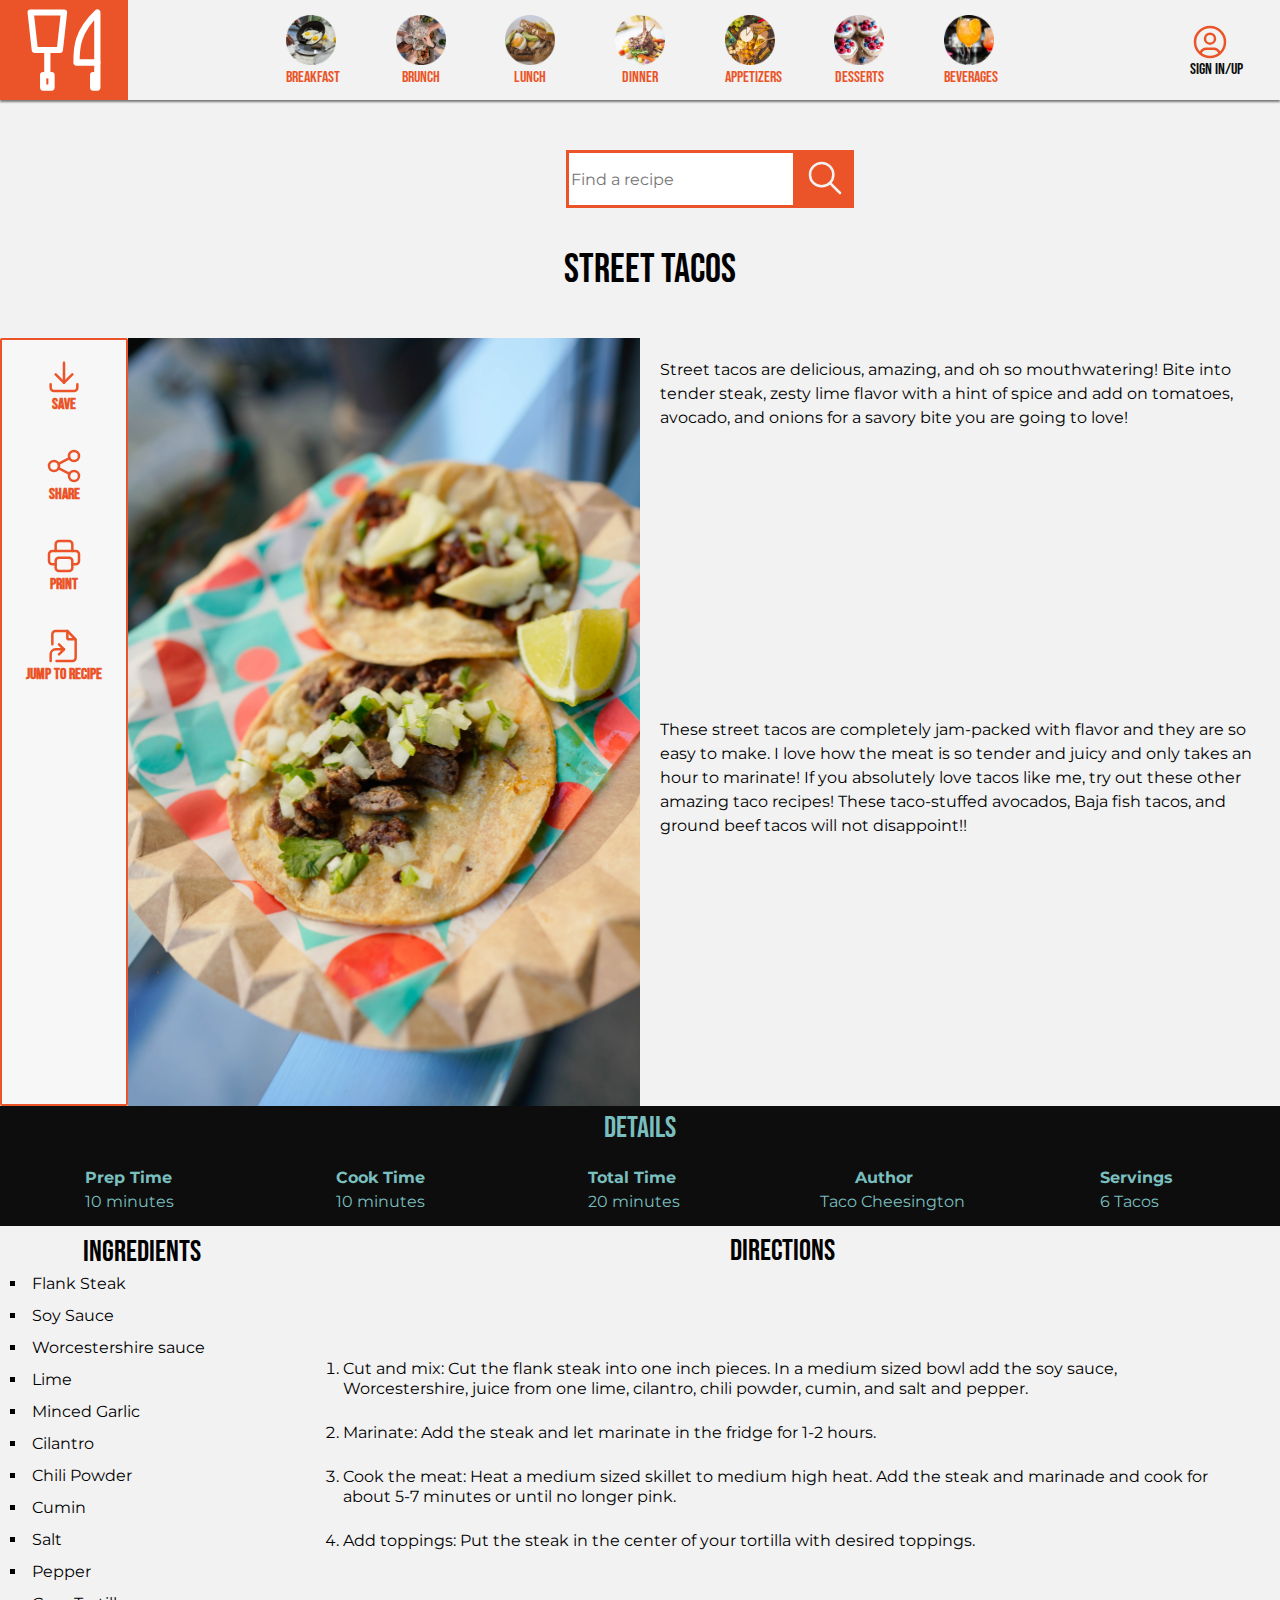
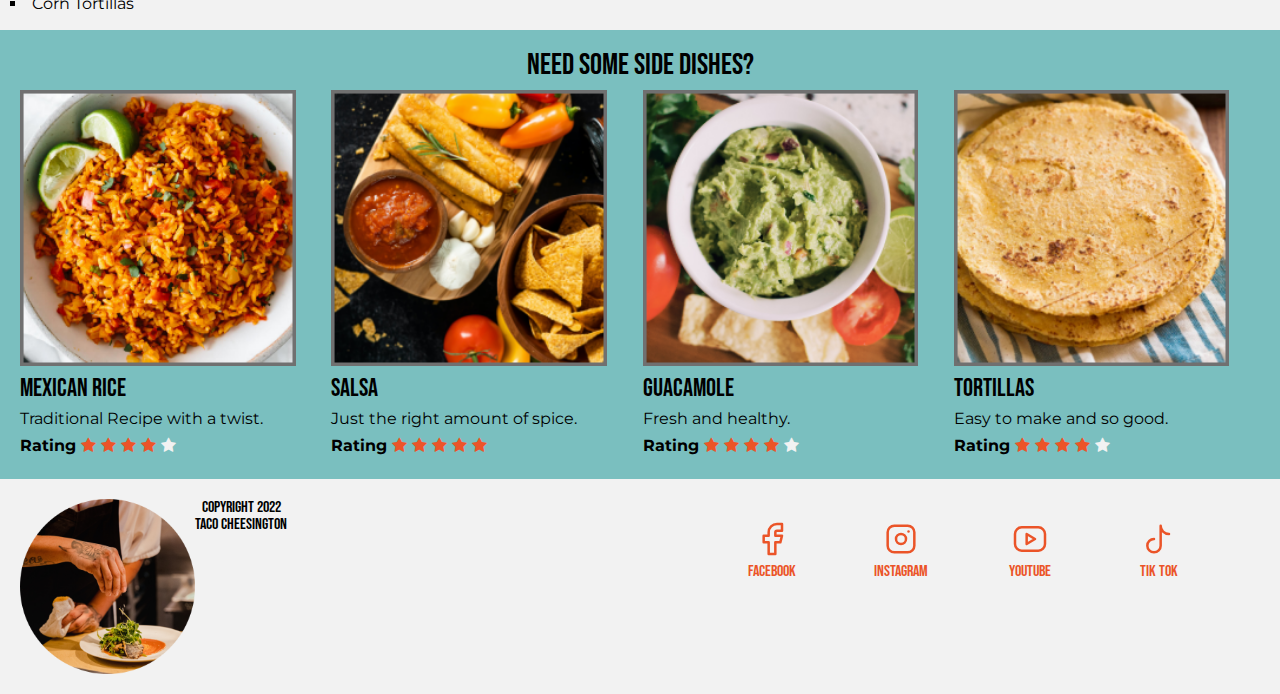
<file: index.html>
<!DOCTYPE html>
<html lang="en-US">

<head>
    <meta charset="UTF-8">
    <meta http-equiv="X-UA-Compatible" content="IE=edge">
    <meta name="viewport" content="width=device-width, initial-scale=1.0">
    <title>Good Eats- Street Tacos</title>
    <link rel="stylesheet" href="styles.css">
    <link rel="stylesheet" href="https://cdnjs.cloudflare.com/ajax/libs/font-awesome/4.7.0/css/font-awesome.min.css">
</head>

<body>
    <header class="header">
        <h1>Street Tacos</h1>
        <menu>
            <li><a href="#"><svg xmlns="http://www.w3.org/2000/svg" class="icon icon-tabler icon-tabler-download"
                        width="40" height="40" viewBox="0 0 24 24" stroke-width="1.5" stroke="#EB5428" fill="none"
                        stroke-linecap="round" stroke-linejoin="round">
                        <path stroke="none" d="M0 0h24v24H0z" fill="none" />
                        <path d="M4 17v2a2 2 0 0 0 2 2h12a2 2 0 0 0 2 -2v-2" />
                        <polyline points="7 11 12 16 17 11" />
                        <line x1="12" y1="4" x2="12" y2="16" />
                    </svg>Save</a>
            </li>
            <li>
                <a href="#"><svg xmlns="http://www.w3.org/2000/svg" class="icon icon-tabler icon-tabler-share"
                        width="40" height="40" viewBox="0 0 24 24" stroke-width="1.5" stroke="#EB5428" fill="none"
                        stroke-linecap="round" stroke-linejoin="round">
                        <path stroke="none" d="M0 0h24v24H0z" fill="none" />
                        <circle cx="6" cy="12" r="3" />
                        <circle cx="18" cy="6" r="3" />
                        <circle cx="18" cy="18" r="3" />
                        <line x1="8.7" y1="10.7" x2="15.3" y2="7.3" />
                        <line x1="8.7" y1="13.3" x2="15.3" y2="16.7" />
                    </svg>
                    Share</a>
            </li>
            <li>
                <a href="#" onclick="window.print();"><svg xmlns="http://www.w3.org/2000/svg" class="icon icon-tabler icon-tabler-printer"
                        width="40" height="40" viewBox="0 0 24 24" stroke-width="1.5" stroke="#EB5428" fill="none"
                        stroke-linecap="round" stroke-linejoin="round">
                        <path stroke="none" d="M0 0h24v24H0z" fill="none" />
                        <path d="M17 17h2a2 2 0 0 0 2 -2v-4a2 2 0 0 0 -2 -2h-14a2 2 0 0 0 -2 2v4a2 2 0 0 0 2 2h2" />
                        <path d="M17 9v-4a2 2 0 0 0 -2 -2h-6a2 2 0 0 0 -2 2v4" />
                        <rect x="7" y="13" width="10" height="8" rx="2" />
                    </svg>
                    Print</a>
            </li>
            <li>
                <a href="#"><svg xmlns="http://www.w3.org/2000/svg" class="icon icon-tabler icon-tabler-file-symlink"
                        width="40" height="40" viewBox="0 0 24 24" stroke-width="1.5" stroke="#EB5428" fill="none"
                        stroke-linecap="round" stroke-linejoin="round">
                        <path stroke="none" d="M0 0h24v24H0z" fill="none" />
                        <path d="M4 21v-4a3 3 0 0 1 3 -3h5" />
                        <path d="M9 17l3 -3l-3 -3" />
                        <path d="M14 3v4a1 1 0 0 0 1 1h3" />
                        <path d="M5 11v-6a2 2 0 0 1 2 -2h7l5 5v11a2 2 0 0 1 -2 2h-9.5" />
                    </svg>
                    Jump to Recipe</a>
            </li>
        </menu>
        <img src="images/street-tacos.png" alt="Street Tacos">
        <p>
            Street tacos are delicious, amazing, and oh so mouthwatering! Bite into tender steak, zesty lime flavor
            with a hint of spice and add on tomatoes, avocado, and onions for a savory bite you are going to love!
        </p>
        <p>
            These street tacos are completely jam-packed with flavor and they are so easy to make. I love how the
            meat is so tender and juicy and only takes an hour to marinate! If you absolutely love tacos like me,
            try out these other amazing taco recipes! These taco-stuffed avocados, Baja fish tacos, and ground beef
            tacos will not disappoint!!
        </p>
    </header>
    <!-- Main -->
    <section class="details">
        <h2>Details</h2>
        <dl>
            <div>
                <dt>Prep Time </dt>
                <dd> 10 minutes </dd>
            </div>
            <div>
                <dt>Cook Time </dt>
                <dd>10 minutes </dd>
            </div>
            <div>
                <dt>Total Time </dt>
                <dd>20 minutes </dd>
            </div>
            <div>
                <dt>Author </dt>
                <dd>Taco Cheesington </dd>
            </div>
            <div>
                <dt>Servings </dt>
                <dd> 6 Tacos</dd>
            </div>
        </dl>
    </section>
    <section class="ingredients">
        <h2>Ingredients</h2>
        <ul>
            <li>Flank Steak</li>
            <li>Soy Sauce</li>
            <li>Worcestershire sauce</li>
            <li>Lime</li>
            <li>Minced Garlic</li>
            <li>Cilantro</li>
            <li>Chili Powder</li>
            <li>Cumin</li>
            <li>Salt</li>
            <li>Pepper</li>
            <li>Corn Tortillas</li>
        </ul>
    </section>
    <section class="directions">
        <h2>Directions </h2>
        <ol>
            <li>Cut and mix: Cut the flank steak into one inch pieces. In a medium sized bowl add the soy sauce,
                Worcestershire, juice from one lime, cilantro, chili powder, cumin, and salt and pepper.</li>
            <li>Marinate: Add the steak and let marinate in the fridge for 1-2 hours.</li>
            <li>Cook the meat: Heat a medium sized skillet to medium high heat. Add the steak and marinade and cook
                for about 5-7 minutes or until no longer pink.</li>
            <li>Add toppings: Put the steak in the center of your tortilla with desired toppings.</li>
        </ol>
    </section>
    <section class="sides">
        <h2>
            Need some side dishes?
        </h2>
        <section class="sides-grid">
            <div>
                <h3>Mexican Rice</h3>
                <img src="images/mexican-rice.png" alt="rice">
                <P>
                    Traditional Recipe with a twist.
                </p>
                <p class="rating">Rating
                    <span class="fa fa-star checked"></span>
                    <span class="fa fa-star checked"></span>
                    <span class="fa fa-star checked"></span>
                    <span class="fa fa-star checked"></span>
                    <span class="fa fa-star"></span>
                </p>
            </div>
            <div>
                <h3>Salsa</h3>
                <img src="images/salsa.png" alt="salsa">
                <p>
                    Just the right amount of spice.
                </p>
                <p class="rating">Rating
                    <span class="fa fa-star checked"></span>
                    <span class="fa fa-star checked"></span>
                    <span class="fa fa-star checked"></span>
                    <span class="fa fa-star checked"></span>
                    <span class="fa fa-star checked"></span>
                </p>
            </div>
            <div>
                <h3>Guacamole</h3>
                <img src="images/guacamole.png" alt="Guacamole">
                <p>
                    Fresh and healthy.
                </p>
                <p class="rating">Rating
                    <span class="fa fa-star checked"></span>
                    <span class="fa fa-star checked"></span>
                    <span class="fa fa-star checked"></span>
                    <span class="fa fa-star checked"></span>
                    <span class="fa fa-star"></span>
                </p>
            </div>
            <div>
                <h3>Tortillas</h3>

                <img src="images/tortillas.png" alt="tortillas">
                <p>
                    Easy to make and so good.
                </p>
                <p class="rating">Rating
                    <span class="fa fa-star checked"></span>
                    <span class="fa fa-star checked"></span>
                    <span class="fa fa-star checked"></span>
                    <span class="fa fa-star checked"></span>
                    <span class="fa fa-star"></span>
                </p>

            </div>
        </section>
    </section>
    <section class="nav">
        <h2>Main Navigation</h2>
        <nav>
            <div class="nav-item1">
                <input type="checkbox" id="dropdown">
                <label for="dropdown"><span><svg xmlns="http://www.w3.org/2000/svg" width="40" height="40"
                            style="enable-background:new 0 0 40 40" xml:space="preserve">
                            <path
                                d="M36 17.6c.1 1.8.1 3.6.1 5.4.1 2.7 0 5.5-.9 8-.5 1.4-1.3 2.6-2.4 3.6-3.3 2.7-6 2.4-12.6 2.4-4.6 0-9.2.2-12.2-1.9-2.5-1.8-3.6-4.2-3.8-7.1-.2-3.6.1-7.2.1-10.8 0-2.6.6-5.1 1.9-7.4 2.5-4.5 7.3-7.5 12.4-8 .4-.1.9-.1 1.4-.1 5.2 0 10.1 2.6 13 6.8 1 1.5 1.8 3.1 2.3 4.9.4 1.3.6 2.7.7 4.2z"
                                style="fill:none;stroke:#eb5428;stroke-width:2;stroke-miterlimit:10" />
                            <path
                                d="M36.1 22.6c0 .5-.1 1-.5 1.4-.5.7-1.4 1.2-2.6 1.3-2.8.2-5.8.1-8.6.1h-12c-1.3 0-2.6 0-3.8-.1-1.1 0-2.4 0-3.3-.6-.8-.6-1.2-1.4-1.2-2.2 0-.9.3-1.8 1.5-2.3.9-.4 2-.5 3.1-.5 1.4 0 2.8-.1 4.3-.1h14.5c1.2 0 2.3 0 3.5.1 1.7.1 3.3-.1 4.4 1 .3.6.7 1.3.7 1.9z"
                                style="fill:none;stroke:#fff;stroke-width:2.0832;stroke-miterlimit:10" />
                            <path
                                d="M38.5 22.6c0 .9-.2 1.7-.5 2.5-.6 1.3-1.7 2.1-3 2.2-3.3.3-6.7.2-9.9.2H11.2c-1.5 0-3-.1-4.4-.1-1.3-.1-2.8 0-3.8-1-.9-1-1.3-2.5-1.3-3.8 0-1.6.3-3.1 1.7-4 1-.7 2.3-.8 3.5-.8 1.6-.1 3.3-.1 4.9-.1H28.5c1.3 0 2.7 0 4 .1 2 .1 3.8-.1 5.1 1.7.5.9.9 2 .9 3.1z"
                                style="fill:none;stroke:#eb5428;stroke-width:2.9408;stroke-miterlimit:10" />
                        </svg>menu
                    </span>
                </label>
            </div>
            <div class="nav-item2">
                <ul>
                    <li id="home"><a href="#">
                            <svg xmlns="http://www.w3.org/2000/svg" class="icon icon-tabler icon-tabler-tools-kitchen"
                                width="60" height="60" viewBox="0 0 24 24" stroke-width="1.5" stroke="#ffffff"
                                fill="none" stroke-linecap="round" stroke-linejoin="round">
                                <path stroke="none" d="M0 0h24v24H0z" fill="none" />
                                <path d="M4 3h8l-1 9h-6z" />
                                <path d="M7 18h2v3h-2z" />
                                <path d="M20 3v12h-5c-.023 -3.681 .184 -7.406 5 -12z" />
                                <path d="M20 15v6h-1v-3" />
                                <line x1="8" y1="12" x2="8" y2="18" />
                            </svg>Home
                        </a>
                    </li>
                    <li id="hidden-menu">
                        <ul>
                            <li><a href="#breakfast"><img src="images/breakfast.png" alt="breakfast">Breakfast</a></li>
                            <li><a href="#brunch"><img src="images/brunch.png" alt="brunch">Brunch</a></li>
                            <li><a href="#lunch"><img src="images/lunch.png" alt="lunch">Lunch</a></li>
                            <li><a href="#dinner"> <img src="images/dinner.png" alt="dinner">Dinner</a></li>
                            <li><a href="#appetizers"><img src="images/appetizers.png" alt="appetizers">Appetizers</a>
                            </li>
                            <li><a href="#desserts"><img src="images/desserts.png" alt="desserts">Desserts</a></li>
                            <li><a href="#beverages"><img src="images/beverages.png" alt="beverages">Beverages</a></li>
                        </ul>
                    </li>
                </ul>
            </div>
            <div class="nav-item3">
                <span id="user"><a href="#user">
                        <svg xmlns="http://www.w3.org/2000/svg" class="icon icon-tabler icon-tabler-user-circle"
                            width="40" height="40" viewBox="0 0 24 24" stroke-width="1.5" stroke="#ffffff" fill="none"
                            stroke-linecap="round" stroke-linejoin="round">
                            <path stroke="none" d="M0 0h24v24H0z" fill="none" />
                            <circle cx="12" cy="12" r="9" />
                            <circle cx="12" cy="10" r="3" />
                            <path d="M6.168 18.849a4 4 0 0 1 3.832 -2.849h4a4 4 0 0 1 3.834 2.855" />
                        </svg>
                        Sign in/up</a>
                </span>
            </div>
        </nav>
        <div class="search">
            <form id="search">
                <fieldset>
                    Search
                </fieldset>
                <input type="search" placeholder="Find a recipe" id="site-search" name="q" />
                <button type="submit">
                    <svg xmlns="http://www.w3.org/2000/svg" class="icon icon-tabler icon-tabler-search" width="40"
                        height="40" viewBox="0 0 24 24" stroke-width="1.5" stroke="#EB5428" fill="none"
                        stroke-linecap="round" stroke-linejoin="round">
                        <path stroke="none" d="M0 0h24v24H0z" fill="none" />
                        <circle cx="10" cy="10" r="7" />
                        <line x1="21" y1="21" x2="15" y2="15" />
                    </svg>
                </button>
            </form>
        </div>
    </section>
    <footer id="footer">
        <section class="social">
            <h2>Connect</h2>
            <section class="social-links">
                <h3>Social Media Links</h3>
                <ul>
                    <li><a href="https://www.facebook.com/"><svg xmlns="http://www.w3.org/2000/svg"
                                class="icon icon-tabler icon-tabler-brand-facebook" width="40" height="40"
                                viewBox="0 0 24 24" stroke-width="1.5" stroke="#EB5428" fill="none"
                                stroke-linecap="round" stroke-linejoin="round">
                                <path stroke="none" d="M0 0h24v24H0z" fill="none" />
                                <path d="M7 10v4h3v7h4v-7h3l1 -4h-4v-2a1 1 0 0 1 1 -1h3v-4h-3a5 5 0 0 0 -5 5v2h-3" />
                            </svg><br />Facebook
                        </a>
                    </li>
                    <li><a href="https://www.instagram.com/"><svg xmlns="http://www.w3.org/2000/svg"
                                class="icon icon-tabler icon-tabler-brand-instagram" width="40" height="40"
                                viewBox="0 0 24 24" stroke-width="1.5" stroke="#EB5428" fill="none"
                                stroke-linecap="round" stroke-linejoin="round">
                                <path stroke="none" d="M0 0h24v24H0z" fill="none" />
                                <rect x="4" y="4" width="16" height="16" rx="4" />
                                <circle cx="12" cy="12" r="3" />
                                <line x1="16.5" y1="7.5" x2="16.5" y2="7.501" />
                            </svg><br />Instagram
                        </a>
                    </li>
                    <li>
                        <a href="https://www.youtube.com/">
                            <svg xmlns="http://www.w3.org/2000/svg" class="icon icon-tabler icon-tabler-brand-youtube"
                                width="40" height="40" viewBox="0 0 24 24" stroke-width="1.5" stroke="#EB5428"
                                fill="none" stroke-linecap="round" stroke-linejoin="round">
                                <path stroke="none" d="M0 0h24v24H0z" fill="none" />
                                <rect x="3" y="5" width="18" height="14" rx="4" />
                                <path d="M10 9l5 3l-5 3z" />
                            </svg><br />YouTube
                        </a>
                    </li>
                    <li><a href="https://www.tiktok.com/en/"><svg xmlns="http://www.w3.org/2000/svg"
                                class="icon icon-tabler icon-tabler-brand-tiktok" width="40" height="40"
                                viewBox="0 0 24 24" stroke-width="1.5" stroke="#EB5428" fill="none"
                                stroke-linecap="round" stroke-linejoin="round">
                                <path stroke="none" d="M0 0h24v24H0z" fill="none" />
                                <path d="M9 12a4 4 0 1 0 4 4v-12a5 5 0 0 0 5 5" />
                            </svg><br />Tik Tok
                        </a>
                    </li>
                </ul>
            </section>
        </section>
        <section id="copyright">
            <h3>Good Eats</h3>
            <p><small>Copyright 2022
                    <br />Taco Cheesington
                </small></p>
            <img src="images/taco-cheesington.png" alt="Cheesington">
        </section>
    </footer>
</body>

</html>
</file>
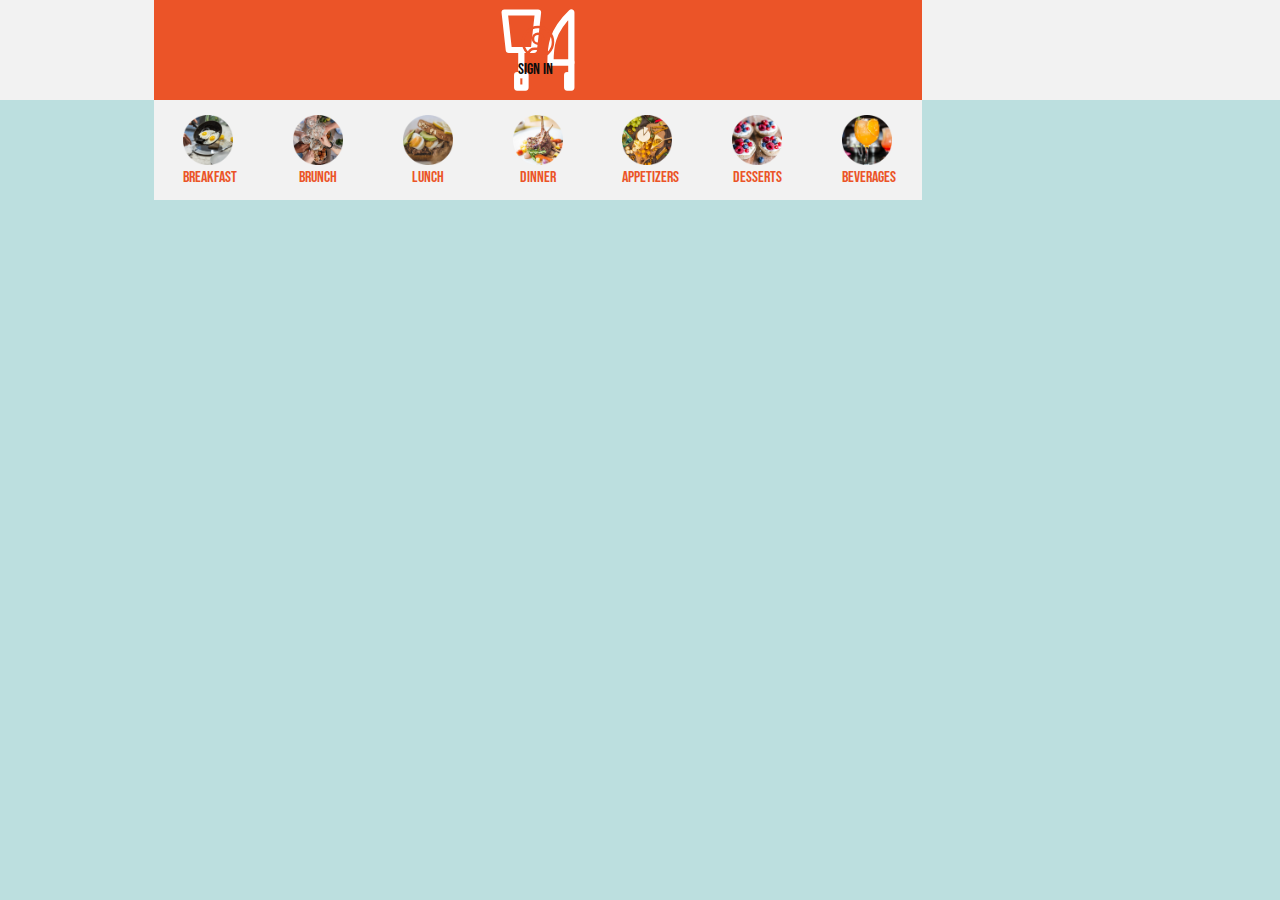
<file: nav.html>
<!DOCTYPE html>
<html lang="en-US">

<head>
    <meta charset="UTF-8">
    <meta http-equiv="X-UA-Compatible" content="IE=edge">
    <meta name="viewport" content="width=device-width, initial-scale=1.0">
    <title>Good Eats- Street Tacos</title>
    <link rel="stylesheet" href="navstyles.css">
    <link rel="stylesheet" href="https://cdnjs.cloudflare.com/ajax/libs/font-awesome/4.7.0/css/font-awesome.min.css">
</head>
<body>
<section class="nav">
    <nav>
        <h2>Main Navigation</h2>
        <div class="nav-item1">
            <input type="checkbox" id="dropdown">
            <label for="dropdown"><span><svg xmlns="http://www.w3.org/2000/svg" width="40" height="40"
                        style="enable-background:new 0 0 40 40" xml:space="preserve">
                        <path
                            d="M36 17.6c.1 1.8.1 3.6.1 5.4.1 2.7 0 5.5-.9 8-.5 1.4-1.3 2.6-2.4 3.6-3.3 2.7-6 2.4-12.6 2.4-4.6 0-9.2.2-12.2-1.9-2.5-1.8-3.6-4.2-3.8-7.1-.2-3.6.1-7.2.1-10.8 0-2.6.6-5.1 1.9-7.4 2.5-4.5 7.3-7.5 12.4-8 .4-.1.9-.1 1.4-.1 5.2 0 10.1 2.6 13 6.8 1 1.5 1.8 3.1 2.3 4.9.4 1.3.6 2.7.7 4.2z"
                            style="fill:none;stroke:#eb5428;stroke-width:2;stroke-miterlimit:10" />
                        <path
                            d="M36.1 22.6c0 .5-.1 1-.5 1.4-.5.7-1.4 1.2-2.6 1.3-2.8.2-5.8.1-8.6.1h-12c-1.3 0-2.6 0-3.8-.1-1.1 0-2.4 0-3.3-.6-.8-.6-1.2-1.4-1.2-2.2 0-.9.3-1.8 1.5-2.3.9-.4 2-.5 3.1-.5 1.4 0 2.8-.1 4.3-.1h14.5c1.2 0 2.3 0 3.5.1 1.7.1 3.3-.1 4.4 1 .3.6.7 1.3.7 1.9z"
                            style="fill:none;stroke:#fff;stroke-width:2.0832;stroke-miterlimit:10" />
                        <path
                            d="M38.5 22.6c0 .9-.2 1.7-.5 2.5-.6 1.3-1.7 2.1-3 2.2-3.3.3-6.7.2-9.9.2H11.2c-1.5 0-3-.1-4.4-.1-1.3-.1-2.8 0-3.8-1-.9-1-1.3-2.5-1.3-3.8 0-1.6.3-3.1 1.7-4 1-.7 2.3-.8 3.5-.8 1.6-.1 3.3-.1 4.9-.1H28.5c1.3 0 2.7 0 4 .1 2 .1 3.8-.1 5.1 1.7.5.9.9 2 .9 3.1z"
                            style="fill:none;stroke:#eb5428;stroke-width:2.9408;stroke-miterlimit:10" />
                    </svg>menu
                </span>
            </label>
        </div>
        <div class="nav-item2">
            <ul>
                <li id="home"><a href="#">
                        <svg xmlns="http://www.w3.org/2000/svg" class="icon icon-tabler icon-tabler-tools-kitchen"
                            width="60" height="60" viewBox="0 0 24 24" stroke-width="1.5" stroke="#ffffff" fill="none"
                            stroke-linecap="round" stroke-linejoin="round">
                            <path stroke="none" d="M0 0h24v24H0z" fill="none" />
                            <path d="M4 3h8l-1 9h-6z" />
                            <path d="M7 18h2v3h-2z" />
                            <path d="M20 3v12h-5c-.023 -3.681 .184 -7.406 5 -12z" />
                            <path d="M20 15v6h-1v-3" />
                            <line x1="8" y1="12" x2="8" y2="18" />
                        </svg>Home
                    </a>
                </li>
                <li id="hidden-menu">
                    <ul >
                        <li><a href="#breakfast"><img src="images/breakfast.png" alt="breakfast">Breakfast</a></li>
                        <li><a href="#brunch"><img src="images/brunch.png" alt="brunch">Brunch</a></li>
                        <li><a href="#lunch"><img src="images/lunch.png" alt="lunch">Lunch</a></li>
                        <li><a href="#dinner"> <img src="images/dinner.png" alt="dinner">Dinner</a></li>
                        <li><a href="#appetizers"><img src="images/appetizers.png" alt="appetizers">Appetizers</a></li>
                        <li><a href="#desserts"><img src="images/desserts.png" alt="desserts">Desserts</a></li>
                        <li><a href="#beverages"><img src="images/beverages.png" alt="beverages">Beverages</a></li>
                    </ul>
                </li>
            </ul>
        </div>
        <div class="nav-item3">
            <span id="user"><a href="#user">
                    <svg xmlns="http://www.w3.org/2000/svg" class="icon icon-tabler icon-tabler-user-circle" width="40"
                        height="40" viewBox="0 0 24 24" stroke-width="1.5" stroke="#ffffff" fill="none"
                        stroke-linecap="round" stroke-linejoin="round">
                        <path stroke="none" d="M0 0h24v24H0z" fill="none" />
                        <circle cx="12" cy="12" r="9" />
                        <circle cx="12" cy="10" r="3" />
                        <path d="M6.168 18.849a4 4 0 0 1 3.832 -2.849h4a4 4 0 0 1 3.834 2.855" />
                    </svg>
                    Sign in</a>
            </span>
        </div>
    </nav>
    <div class="search">
        <label for="site-search">Search</label>
        <input type="search" placeholder="Find a recipe" id="site-search" name="q" />
        <button type="submit">
            <svg xmlns="http://www.w3.org/2000/svg" class="icon icon-tabler icon-tabler-search" width="40" height="40"
                viewBox="0 0 24 24" stroke-width="1.5" stroke="#EB5428" fill="none" stroke-linecap="round"
                stroke-linejoin="round">
                <path stroke="none" d="M0 0h24v24H0z" fill="none" />
                <circle cx="10" cy="10" r="7" />
                <line x1="21" y1="21" x2="15" y2="15" />
            </svg>
        </button>
    </div>
</section>
</body>
</html>
</file>
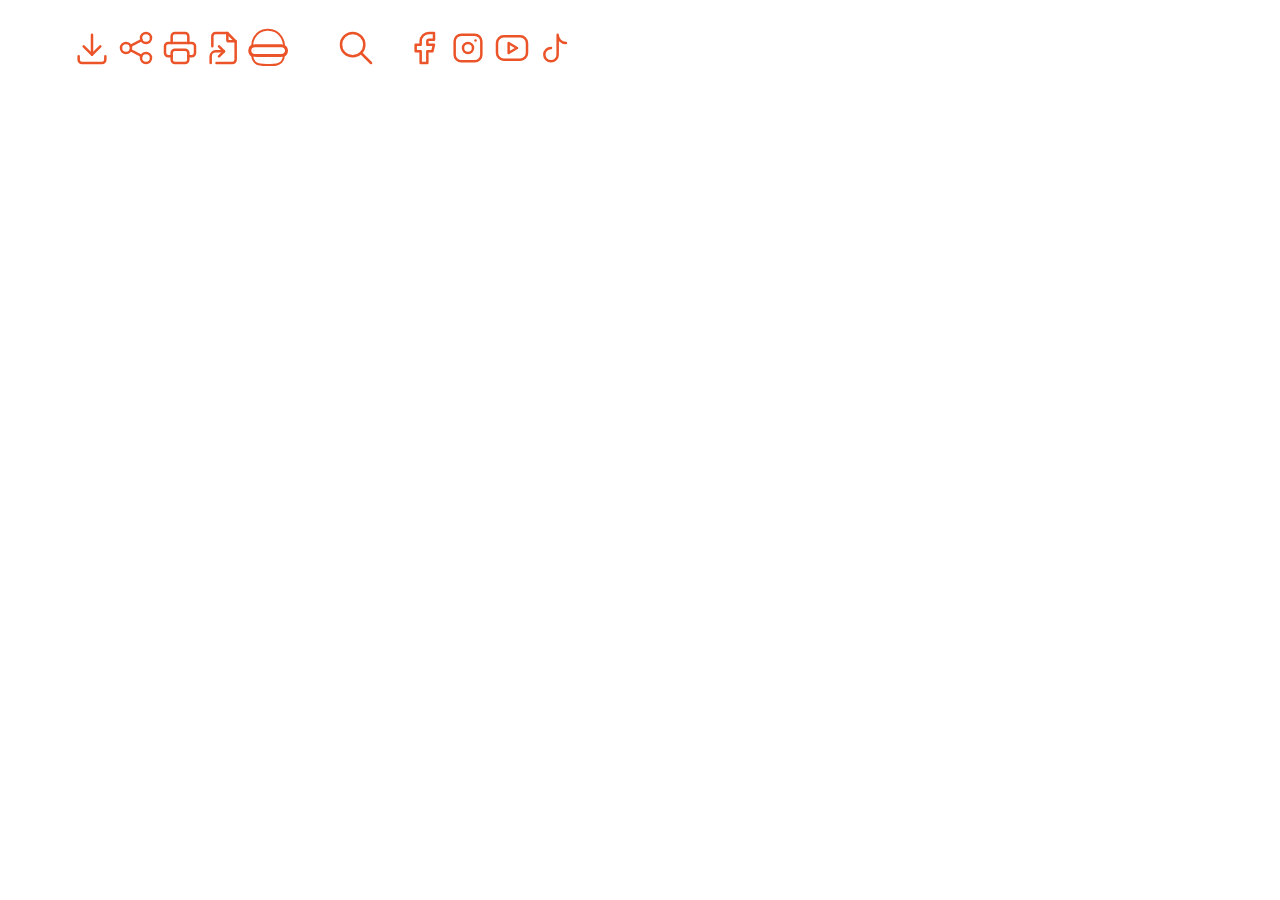
<file: svgs.html>
<!DOCTYPE html>
<html lang="en">
<head>
    <meta charset="UTF-8">
    <meta http-equiv="X-UA-Compatible" content="IE=edge">
    <meta name="viewport" content="width=device-width, initial-scale=1.0">
    <title>SVGs</title>
</head>
<body>
    <!--logo-->
    <svg xmlns="http://www.w3.org/2000/svg" class="icon icon-tabler icon-tabler-tools-kitchen" width="60" height="60" viewBox="0 0 24 24" stroke-width="1.5" stroke="#ffffff" fill="none" stroke-linecap="round" stroke-linejoin="round">
        <path stroke="none" d="M0 0h24v24H0z" fill="none"/>
        <path d="M4 3h8l-1 9h-6z" />
        <path d="M7 18h2v3h-2z" />
        <path d="M20 3v12h-5c-.023 -3.681 .184 -7.406 5 -12z" />
        <path d="M20 15v6h-1v-3" />
        <line x1="8" y1="12" x2="8" y2="18" />
      </svg>
    <!--save-->
    <svg xmlns="http://www.w3.org/2000/svg" class="icon icon-tabler icon-tabler-download" width="40" height="40" viewBox="0 0 24 24" stroke-width="1.5" stroke="#EB5428" fill="none" stroke-linecap="round" stroke-linejoin="round">
        <path stroke="none" d="M0 0h24v24H0z" fill="none"/>
        <path d="M4 17v2a2 2 0 0 0 2 2h12a2 2 0 0 0 2 -2v-2" />
        <polyline points="7 11 12 16 17 11" />
        <line x1="12" y1="4" x2="12" y2="16" />
      </svg>
    <!--share-->
    <svg xmlns="http://www.w3.org/2000/svg" class="icon icon-tabler icon-tabler-share" width="40" height="40" viewBox="0 0 24 24" stroke-width="1.5" stroke="#EB5428" fill="none" stroke-linecap="round" stroke-linejoin="round">
        <path stroke="none" d="M0 0h24v24H0z" fill="none"/>
        <circle cx="6" cy="12" r="3" />
        <circle cx="18" cy="6" r="3" />
        <circle cx="18" cy="18" r="3" />
        <line x1="8.7" y1="10.7" x2="15.3" y2="7.3" />
        <line x1="8.7" y1="13.3" x2="15.3" y2="16.7" />
      </svg>
    <!--print-->
    <svg xmlns="http://www.w3.org/2000/svg" class="icon icon-tabler icon-tabler-printer" width="40" height="40" viewBox="0 0 24 24" stroke-width="1.5" stroke="#EB5428" fill="none" stroke-linecap="round" stroke-linejoin="round">
        <path stroke="none" d="M0 0h24v24H0z" fill="none"/>
        <path d="M17 17h2a2 2 0 0 0 2 -2v-4a2 2 0 0 0 -2 -2h-14a2 2 0 0 0 -2 2v4a2 2 0 0 0 2 2h2" />
        <path d="M17 9v-4a2 2 0 0 0 -2 -2h-6a2 2 0 0 0 -2 2v4" />
        <rect x="7" y="13" width="10" height="8" rx="2" />
      </svg>
    <!--jump-->
    <svg xmlns="http://www.w3.org/2000/svg" class="icon icon-tabler icon-tabler-file-symlink" width="40" height="40" viewBox="0 0 24 24" stroke-width="1.5" stroke="#EB5428" fill="none" stroke-linecap="round" stroke-linejoin="round">
        <path stroke="none" d="M0 0h24v24H0z" fill="none"/>
        <path d="M4 21v-4a3 3 0 0 1 3 -3h5" />
        <path d="M9 17l3 -3l-3 -3" />
        <path d="M14 3v4a1 1 0 0 0 1 1h4" />
        <path d="M5 11v-6a2 2 0 0 1 2 -2h7l5 5v11a2 2 0 0 1 -2 2h-9.5" />
      </svg>
    <!--hamburger-->
    <svg xmlns="http://www.w3.org/2000/svg" width="40" height="40" style="enable-background:new 0 0 40 40" xml:space="preserve">
        <path d="M36 17.6c.1 1.8.1 3.6.1 5.4.1 2.7 0 5.5-.9 8-.5 1.4-1.3 2.6-2.4 3.6-3.3 2.7-6 2.4-12.6 2.4-4.6 0-9.2.2-12.2-1.9-2.5-1.8-3.6-4.2-3.8-7.1-.2-3.6.1-7.2.1-10.8 0-2.6.6-5.1 1.9-7.4 2.5-4.5 7.3-7.5 12.4-8 .4-.1.9-.1 1.4-.1 5.2 0 10.1 2.6 13 6.8 1 1.5 1.8 3.1 2.3 4.9.4 1.3.6 2.7.7 4.2z" style="fill:none;stroke:#eb5428;stroke-width:2;stroke-miterlimit:10"/>
        <path d="M36.1 22.6c0 .5-.1 1-.5 1.4-.5.7-1.4 1.2-2.6 1.3-2.8.2-5.8.1-8.6.1h-12c-1.3 0-2.6 0-3.8-.1-1.1 0-2.4 0-3.3-.6-.8-.6-1.2-1.4-1.2-2.2 0-.9.3-1.8 1.5-2.3.9-.4 2-.5 3.1-.5 1.4 0 2.8-.1 4.3-.1h14.5c1.2 0 2.3 0 3.5.1 1.7.1 3.3-.1 4.4 1 .3.6.7 1.3.7 1.9z" style="fill:none;stroke:#fff;stroke-width:2.0832;stroke-miterlimit:10"/>
        <path d="M38.5 22.6c0 .9-.2 1.7-.5 2.5-.6 1.3-1.7 2.1-3 2.2-3.3.3-6.7.2-9.9.2H11.2c-1.5 0-3-.1-4.4-.1-1.3-.1-2.8 0-3.8-1-.9-1-1.3-2.5-1.3-3.8 0-1.6.3-3.1 1.7-4 1-.7 2.3-.8 3.5-.8 1.6-.1 3.3-.1 4.9-.1H28.5c1.3 0 2.7 0 4 .1 2 .1 3.8-.1 5.1 1.7.5.9.9 2 .9 3.1z" style="fill:none;stroke:#eb5428;stroke-width:2.9408;stroke-miterlimit:10"/>
      </svg>
    <!--avatar-->
    <svg xmlns="http://www.w3.org/2000/svg" class="icon icon-tabler icon-tabler-user-circle" width="40" height="40" viewBox="0 0 24 24" stroke-width="1.5" stroke="#ffffff" fill="none" stroke-linecap="round" stroke-linejoin="round">
        <path stroke="none" d="M0 0h24v24H0z" fill="none"/>
        <circle cx="12" cy="12" r="9" />
        <circle cx="12" cy="10" r="3" />
        <path d="M6.168 18.849a4 4 0 0 1 3.832 -2.849h4a4 4 0 0 1 3.834 2.855" />
      </svg>
    <!--search-->
    <svg xmlns="http://www.w3.org/2000/svg" class="icon icon-tabler icon-tabler-search" width="40" height="40" viewBox="0 0 24 24" stroke-width="1.5" stroke="#EB5428" fill="none" stroke-linecap="round" stroke-linejoin="round">
        <path stroke="none" d="M0 0h24v24H0z" fill="none"/>
        <circle cx="10" cy="10" r="7" />
        <line x1="21" y1="21" x2="15" y2="15" />
    </svg>
    <!--star-->
    <svg xmlns="http://www.w3.org/2000/svg" class="icon icon-tabler icon-tabler-star" width="20" height="20" viewBox="0 0 24 24" stroke-width="1.5" stroke="#ffffff" fill="#ffffff" stroke-linecap="round" stroke-linejoin="round">
      <path stroke="none" d="M0 0h24v24H0z" fill="none"/>
      <path d="M12 17.75l-6.172 3.245l1.179 -6.873l-5 -4.867l6.9 -1l3.086 -6.253l3.086 6.253l6.9 1l-5 4.867l1.179 6.873z" />
    </svg>
    <!--facebook-->
    <svg xmlns="http://www.w3.org/2000/svg" class="icon icon-tabler icon-tabler-brand-facebook" width="40" height="40" viewBox="0 0 24 24" stroke-width="1.5" stroke="#EB5428" fill="none" stroke-linecap="round" stroke-linejoin="round">
        <path stroke="none" d="M0 0h24v24H0z" fill="none"/>
        <path d="M7 10v4h3v7h4v-7h3l1 -4h-4v-2a1 1 0 0 1 1 -1h3v-4h-3a5 5 0 0 0 -5 5v2h-3" />
      </svg>
    <!--instagram-->
    <svg xmlns="http://www.w3.org/2000/svg" class="icon icon-tabler icon-tabler-brand-instagram" width="40" height="40" viewBox="0 0 24 24" stroke-width="1.5" stroke="#EB5428" fill="none" stroke-linecap="round" stroke-linejoin="round">
        <path stroke="none" d="M0 0h24v24H0z" fill="none"/>
        <rect x="4" y="4" width="16" height="16" rx="4" />
        <circle cx="12" cy="12" r="3" />
        <line x1="16.5" y1="7.5" x2="16.5" y2="7.501" />
      </svg>
    <!--youtube-->
    <svg xmlns="http://www.w3.org/2000/svg" class="icon icon-tabler icon-tabler-brand-youtube" width="40" height="40" viewBox="0 0 24 24" stroke-width="1.5" stroke="#EB5428" fill="none" stroke-linecap="round" stroke-linejoin="round">
        <path stroke="none" d="M0 0h24v24H0z" fill="none"/>
        <rect x="3" y="5" width="18" height="14" rx="4" />
        <path d="M10 9l5 3l-5 3z" />
      </svg>
    <!--tiktok-->
    <svg xmlns="http://www.w3.org/2000/svg" class="icon icon-tabler icon-tabler-brand-tiktok" width="40" height="40" viewBox="0 0 24 24" stroke-width="1.5" stroke="#EB5428" fill="none" stroke-linecap="round" stroke-linejoin="round">
        <path stroke="none" d="M0 0h24v24H0z" fill="none"/>
        <path d="M9 12a4 4 0 1 0 4 4v-12a5 5 0 0 0 5 5" />
      </svg>
</body>
</html>
</file>
<file: styles.css>
@import url("https://fonts.googleapis.com/css2?family=Bebas+Neue&family=Montserrat:ital,wght@0,400;0,700;1,400&display=swap");

/* http://meyerweb.com/eric/tools/css/reset/
v2.0 | 20110126
License: none (public domain)
*/
html,
body,
div,
span,
applet,
object,
iframe,
h1,
h2,
h3,
h4,
h5,
h6,
p,
blockquote,
pre,
a,
abbr,
acronym,
address,
big,
cite,
code,
del,
dfn,
em,
img,
ins,
kbd,
q,
s,
samp,
small,
strike,
strong,
sub,
sup,
tt,
var,
b,
u,
i,
center,
dl,
dt,
dd,
ol,
ul,
li,
fieldset,
form,
label,
legend,
table,
caption,
tbody,
tfoot,
thead,
tr,
th,
td,
article,
aside,
canvas,
details,
embed,
figure,
figcaption,
footer,
header,
hgroup,
menu,
nav,
output,
ruby,
section,
summary,
time,
mark,
audio,
video {
    margin: 0;
    padding: 0;
    border: 0;
    font-size: 100%;
    font: inherit;
    vertical-align: baseline;
}

/* HTML5 display-role reset for older browsers */
article,
aside,
details,
figcaption,
figure,
footer,
header,
hgroup,
menu,
nav,
section {
    display: block;
}

body {
    line-height: 1;
}

ol,
ul {
    list-style: none;
}

blockquote,
q {
    quotes: none;
}

blockquote:before,
blockquote:after,
q:before,
q:after {
    content: "";
    content: none;
}

table {
    border-collapse: collapse;
    border-spacing: 0;
}

/* End of reset */

/* fonts */
h1,
h2,
h3,
nav a,
nav span,
menu li,
.social-links a,
#social li,
#about li,
footer,
small {
    font-family: "Bebas Neue", sans-serif;
}

p,
dd,
li,
nav,
input {
    font-family: "Montserrat", sans-serif;
    font-size: 16px;
}

dt,
.rating {
    font-family: "Montserrat", sans-serif;
    font-weight: bold;
    font-size: 16px;
}

/* Start Code*/
html {
    background-color: rgba(122, 191, 191, .5);
}

body {
    background-color: #F2F2F2;
    max-width: 414px;
    margin: 0 auto;

    display: grid;
    /* grid-template-rows: repeat(9,100px); */
    grid-template-columns: 1fr 1fr 1fr;
    grid-template-areas:
        "nav nav nav"
        "header header header"
        "details details details"
        "ingredients ingredients ingredients"
        "directions directions directions"
        "sides sides sides"
        "footer footer footer";
}

main {
    background-color: #F2F2F2;
    margin: 0 auto;
}

section {
    display: grid;
}

header {
    grid-area: header;
    padding-top: 200px;
}

header img {
    width: 100%;
}

h1 {
    text-align: center;
    font-size: 40px;
}
.nav h2{
    display: none;
}
h2 {
    font-size: 30px;
    text-align: center;
}

h3 {
    font-size: 25px;
}

a {
    text-decoration: none;
}

ol {
    list-style: decimal;
    list-style-position: inside;
}

/* Menu I guess??? */
menu {
    grid-area: header;

    display: grid;
    grid-template-columns: repeat(4, 1fr);
    justify-content: space-between;
    list-style-type: none;
}

menu li {
    display: grid;
    padding: 1em;
    justify-content: center;
    font-weight: bold;
}

menu svg {
    display: grid;
    grid-row: 1/2;
}

menu li a {
    display: grid;
    text-align: center;
    color: #EB5428;
    justify-items: center;
}

header img {
    grid-column: 1/5;
}

header p {
    grid-column: 1/5;
    padding: 10px 0;
    line-height: 1.5em;
}

/* Details */
.details {
    grid-area: details;

    line-height: 1.5em;
    padding: 10px;
}

dt {
    display: inline-block;
    padding-right: 1em;
}

dd {
    display: inline;
}

/* Ingredients */
.ingredients {
    grid-area: ingredients;

    padding: 10px;
    line-height: 2em;
    text-align: left;
}

.ingredients li {
    list-style-type: square;
    list-style-position: inside;
}

/* directions */
.directions {
    grid-area: directions;
    padding: 10px;

}

.directions ol {
    width: 90%;
    margin: 0 auto;
}

.directions li {
    list-style-position: outside;
    margin-top: 1.5em;
    line-height: 20px;
}

/* Sides */
.sides {
    grid-area: sides;

    background-color: #7ABFBF;
    padding: 20px;

}

.sides div {
    display: grid;
    grid-template-columns: repeat(4, 1fr);
    grid-template-rows: repeat(3, 1fr);
    padding-top: 10px;
}

.sides h3 {
    grid-column: 2/4;
}

.sides img {
    grid-column: 1/2;
    grid-row: 1/5;
    width: 100px;
    padding-right: 20px;
    justify-content: center;
}

.sides p {
    grid-column: 2/-1;

}

img {
    max-width: 414px;
    height: auto;
}

/* star rating */
.fa-star {
    color: #F2F2F2;
}

.checked {
    color: #EB5428;
}


/* NAV????????? Like why are you done here?  seems inconvenient  */

.nav{
    grid-area: header;
    width: 100%;
    height: 100px;
    grid-template-areas: 
                    "a a a"
                    "b b b"    ;
}
nav h2{
    display: none;
}
nav {
    grid-area: a;

    display: grid;
    grid-template-columns: 20% auto 20%;
    grid-template-areas: "a1 a2 a3";
    align-items: center;
    
}
.nav label {
    cursor: pointer;
    padding: 28px 20px;
    display: block;
    position: relative; 
    user-select: none;
    text-align: center;
}
nav #hidden-menu {
    overflow: hidden;
    position: relative;
    background-color: #F2F2F2;
    max-width: 100%;
    max-height: 0;
    transition: max-height .2s ease-out;
}
.nav #home svg {
    overflow-y: hidden;
    text-overflow: clip;
    width: 100%;
    height: 100px;
    background-color: #EB5428;
}
.nav li a img {
    width: 50px;
}
input:checked~nav #hidden-menu ul{
    display: grid;
    max-height: 600px;
    overflow: visible;
}
.nav-item1 input {
    display: none;
}
.nav-item1{
    grid-area: a1;
    display: grid;
    color: #0D0D0D;
    justify-self: center;
}
.nav-item1 span{
    text-align: center;
}
.nav-item2{
    grid-area: a2;
}
.nav-item2 #home a{
    color: transparent;
}
.nav-item3{
    grid-area: a3;
    display: grid;
    fill: #EB5428;
    justify-self: center; 
}
.nav-item3 span svg{
    display: grid;
    stroke: #EB5428;
}
.nav-item3 a{
    color: #0D0D0D;   
}
.search{
    grid-area: b;
}
.search {
    display: flex;
    margin: 0 auto;
}
.search svg{
    stroke: #F2F2F2;
}
.search button{
    background-color: #EB5428;
}

fieldset {
    display: none;
}
form {
    display: flex;
}

.nav div input,
button {
    border: #EB5428;
    border-style: solid;
    height: 58px;
    align-self: center;
}


/* social */
.social {
    text-align: center;
    padding: 20px 0;
}

.social h2,
.social h3 {
    display: none;
}

.social svg {
    display: inline-block;
}

.social-links li {
    display: inline-block;
    margin: 0 auto;
    width: 20%;
}

.social-links li a {
    color: #EB5428;
}

/* footer */
footer {
    grid-area: footer;

    background-color: #F2F2F2;
    justify-content: center;
    text-align: center;
    justify-content: space-between;
}

footer img {
    grid-row: 1/2;
    justify-self: center;
    align-items: center;
    width: 175px;
    padding-bottom: 20px;
}
footer h3{
    display: none;
}

/* media 768 px*/
@media screen and (min-width: 768px) {
    body {
        max-width: 768px;

        display: grid;
        /* grid-template-rows: repeat(9,100px); */
        grid-template-columns: 1fr 1fr 1fr 1fr;
        grid-template-areas:
            "nav nav nav nav"
            "header header header header"
            "details details details details"
            "ingredients directions directions directions"
            "ingredients directions directions directions"
            "sides sides sides sides"
            "footer footer footer footer"
    }


    /* nav */
    .nav{
        grid-area: nav;
        width: 768px;

        display: grid;
        grid-template-areas:    "a a a a"
                                "b b b b";
    }
    nav {
        grid-area: a;
        display: grid;

        grid-template-columns: 10% auto 20%;
        grid-template-areas: 
                        "a1 a2 a3";
    }
    .nav-item1{
        display: none;
    }
    .nav-item2{
        grid-area: a1;
    }
    .nav-item2 #home a{
        color: transparent;
    }
    .nav-item3 {
        grid-area: a3;
    }
    nav #hidden-menu {
        display: block;
        overflow: visible;
    }
    nav #hidden-menu ul{
        background-color: #F2F2F2;
        margin-top: -21px;
        display: grid;
        width: 768px;
        height: 100px;
        grid-template-rows: 1fr;
        grid-template-columns: auto;
        justify-items: center;
        align-items: center;
        text-align: center;
    }
    nav #hidden-menu ul li{
        width: 50px;
        grid-row: 1;
    }
    nav #hidden-menu ul li a{
        color: #EB5428;
    }
    
    .search {
        grid-area: a;
        position: relative;
        left: 70px;
        justify-self: end;
        align-self: center;
    }
    nav ul ul{
        overflow: visible;
        display: grid;
        box-shadow: 0px 2px 2px 0px rgba(0,0,0,0.5);
    }

    /* I GIVE UP ON THE NAVBAR. NEVER HAD ISSUES WITH NAVBARS UNTIL THIS CLASSSSSSSS */
    header {
        display: grid;
        grid-template-columns: repeat(2, 1fr);
        grid-template-rows: 50px repeat(4, auto);
    }

    header h1 {
        grid-column: 1/2;
        grid-row: 1/2;
        text-align: left;
        padding-left: 20px;
    }

    header img {
        grid-row: 2/3;
        grid-column: 1/-1;
        max-width: 100%;
        z-index: 0;
    }

    header menu {
        height: 88px;
        grid-column: 1/-1;
        grid-row: 2/3;
        z-index: 2;
        background-color: rgba(255, 255, 255, 0.384);
    }

    header p {
        padding: 20px;
    }

    /* Details */
    .details {
        display: grid;
        justify-content: center;
        /* text-wrap: nowrap; */
    }

    /* ingredients */
    .ingredients {
        grid-area: ingredients;
    }

    /* directions */
    .directions {
        grid-area: directions;
    }

    /* sides */
    .sides-grid {
        display: grid;
        grid-template-areas:
            "one two"
            "three four";
        gap: 5px;

    }

    /* footer and social */
    footer,
    .social {
        padding-top: 20px;
    }
    #footer{
        grid-area: footer;
        display: grid;
        grid-template-columns: 50% 50%;
        grid-template-areas: "a b";
    }
    #footer #copyright{
        grid-area: a;
    }
    #footer .social{
        grid-area: b;
    }
    
}

/* Media Query 1280px */
@media screen and (min-width: 1280px) {
    body {
        max-width: 1280px;
        display: grid;
        /* grid-template-rows: repeat(9,100px); */
        grid-template-columns: repeat(9, 1fr);
        grid-template-areas:
            "nav nav nav nav nav nav nav nav nav"
            "header header header header header header header header header"
            "details details details details details details details details details"
            "ingredients ingredients directions directions directions directions directions directions directions"
            "ingredients ingredients directions directions directions directions directions directions directions"
            "sides sides sides sides sides sides sides sides sides"
            "footer footer footer footer footer footer footer footer footer"
;
    }

    /* LOL */
    /* NAV */
    .nav{
    grid-area: nav;
    width: 1280px;
    
    display: grid;
    grid-template-areas: 
                        "a"
                        "b";
    }
    nav{
        grid-area: a;
        width: 100%;
        display: grid;
        grid-template-columns: 10% auto 10%;
        grid-template-areas: "a1 a2 a3";
        box-shadow: 0px 2px 2px 0px rgba(0,0,0,0.5);
    }
    .nav-item2{
        grid-area: a1;
    }
    .nav-item3{
        grid-area: a3;
    }
    nav #hidden-menu ul{
        background-color: #F2F2F2;
        display: grid;
        position: relative;
        top:-100px;
        left: 256px;
        width: 768px;
        height: 100px;
        grid-template-rows: 1fr;
        grid-template-columns: auto;
        justify-items: center;
        align-items: center;
        text-align: center;
        box-shadow: none;
    }

    .search {
        grid-area: b;
        text-align: center;
        margin: 0 auto;
        padding: 50px;
    }

    /* Header */
    header {
        padding-top: 150px;
        grid-template-columns: 10% 40% repeat(2, 25%);
        grid-template-rows: 88px repeat(3, auto);
    }

    header h1 {
        grid-column: 1/-1;
        grid-row: 1/2;
        justify-self: center;
    }

    header menu {
        grid-row: 2/4;
        grid-column: 1/2;
        display: grid;
        grid-template-columns: 1fr;
        grid-template-rows: repeat(4, 90px) auto;
        border-radius: 2px;
        border-width: 2px;
        border-style: solid;
        border-color: #EB5428;
        height: auto;
    }

    header img {
        grid-column: 2/3;
        grid-row: 2/4;
    }

    header p {
        grid-column: 3/-1;
    }

    /* Details */
    .details {
        max-width: 1280px;
        background-color: #0D0D0D;
        color: #7ABFBF;
        display: grid;
        grid-template-columns: repeat(5, 1fr);
        grid-template-rows: repeat(2, 50px);
    }

    .details h2 {
        grid-column: 2/5;
    }

    .details dl {
        grid-row: 2/3;
        grid-column: 1/-1;
        display: grid;
        grid-template-columns: repeat(5, 1fr);
        grid-template-rows: repeat(2, 1fr);
        grid-template-areas: "one two three four five";
        align-content: space-around;
        justify-content: center;
        justify-items: center;
    }

    .details dt {
        display: block;
        text-align: center;
    }

    .details dd {
        display: block;
    }

    /* Sides Grid */
    .sides-grid {
        display: grid;
        grid-template-columns: repeat(4, 1fr);
    }

    .sides h3 {
        grid-column: 1/3;
    }

    .sides div {
        display: grid;
        grid-template-columns: repeat(4, 1fr);
        grid-template-rows: repeat(3, 1fr);
        gap: 10px;
        padding-top: 10px;
        justify-items: left;
    }

    .sides img {
        width: 90%;
        grid-column: 1/-1;
        align-self: center;
    }

    .sides p {
        grid-column: 1/-1;
    }

    footer {
        display: grid;
        grid-template-areas: "one two";
        padding-left: 20px;
        justify-content: left;
    }
    #footer #copyright{
        display: grid;
        grid-template-areas: 
                        "a b "
                        "a d ";
                        justify-content: start;
    }
    #footer img{
        grid-area: a;
    }
    #footer #copyright p{
        grid-area: b;
        justify-self: start
    }
}

/* Print Media */
@media print {
    
    .header, .details, .directions, .ingredients, .sides, .social{
        display: block;
    }
    body {
        margin: 0.5in;
        font-family: Georgia, 'Times New Roman', Times, serif;
        max-width: fit-content;
        text-align: left;
        grid-template-areas: 
                    "a a a a"
                    "b c c e"
                    "d d d d"
                    "g g g g"
                    "f f f f";
                    background-color: #ffffff;
    }
    

    header {
        grid-area: a;
        padding: 0;
    }
    h1{
        font-size: 25px;
    }
    h2{
        font-size: 20px;
    }
    h3{
        font-size: 15px
    }
    .details{
        grid-area: b;
        padding: 0;
    }
    .ingredients{
        grid-area: c;
        line-height: 1.5em;
        padding: 0;
    }
    menu{
        display: none;
    }
    .directions{
        grid-area: d;
        padding: 0;
    }
    .directions li {
        margin-top: 0;
    }
    .sides{
        grid-area: e;
        padding: 0;
        background-color: #ffffff;
    }
    
    #footer{
        grid-area: f;
    }
    .social{
        grid-area: g;
    }
    .social-links ul{
        display: grid;
        grid-template-areas: "1 2 3 4";
        align-content: baseline;
    }
    .social-links ul li{
        display: grid;
        justify-content: center;
    }
    img {
        display: none;
    }

    .nav {
        display: none;
    }
    .social svg {
        display: none;
    }
    a:after {
        content: " (" attr(href) ")";
    }
}
</file>
<file: navstyles.css>
@import url("https://fonts.googleapis.com/css2?family=Bebas+Neue&family=Montserrat:ital,wght@0,400;0,700;1,400&display=swap");

/* http://meyerweb.com/eric/tools/css/reset/
v2.0 | 20110126
License: none (public domain)
*/
html,
body,
div,
span,
applet,
object,
iframe,
h1,
h2,
h3,
h4,
h5,
h6,
p,
blockquote,
pre,
a,
abbr,
acronym,
address,
big,
cite,
code,
del,
dfn,
em,
img,
ins,
kbd,
q,
s,
samp,
small,
strike,
strong,
sub,
sup,
tt,
var,
b,
u,
i,
center,
dl,
dt,
dd,
ol,
ul,
li,
fieldset,
form,
label,
legend,
table,
caption,
tbody,
tfoot,
thead,
tr,
th,
td,
article,
aside,
canvas,
details,
embed,
figure,
figcaption,
footer,
header,
hgroup,
menu,
nav,
output,
ruby,
section,
summary,
time,
mark,
audio,
video {
    margin: 0;
    padding: 0;
    border: 0;
    font-size: 100%;
    font: inherit;
    vertical-align: baseline;
}

/* HTML5 display-role reset for older browsers */
article,
aside,
details,
figcaption,
figure,
footer,
header,
hgroup,
menu,
nav,
section {
    display: block;
}

body {
    line-height: 1;
}

ol,
ul {
    list-style: none;
}

blockquote,
q {
    quotes: none;
}

blockquote:before,
blockquote:after,
q:before,
q:after {
    content: "";
    content: none;
}

table {
    border-collapse: collapse;
    border-spacing: 0;
}

/* End of reset */

/* fonts */
h1,
h2,
h3,
nav a,
nav span,
menu li,
.social-links a,
#social li,
#about li,
footer,
small {
    font-family: "Bebas Neue", sans-serif;
}

p,
dd,
li,
nav,
input {
    font-family: "Montserrat", sans-serif;
    font-size: 16px;
}

dt,
.rating {
    font-family: "Montserrat", sans-serif;
    font-weight: bold;
    font-size: 16px;
}

/* Start Code*/
html {
    background-color: rgba(122, 191, 191, .5);
}

body {
    background-color: #F2F2F2;
    max-width: 414px;
    margin: 0 auto;

    display: grid;
    /* grid-template-rows: repeat(9,100px); */
    grid-template-columns: 1fr 1fr 1fr;
    grid-template-areas:
        "nav nav nav"
        "header header header"
        "details details details"
        "ingredients ingredients ingredients"
        "directions directions directions"
        "sides sides sides"
        "social social social"
        "footer footer footer";
}

main {
    background-color: #F2F2F2;
    margin: 0 auto;
}

section {
    display: grid;
}

header {
    grid-area: header;
    padding-top: 120px;
}

header img {
    width: 100%;
}

h1 {
    text-align: center;
    font-size: 40px;
}

h2 {
    font-size: 30px;
    text-align: center;
}

h3 {
    font-size: 25px;
}

a {
    text-decoration: none;
}

ol {
    list-style: decimal;
    list-style-position: inside;
}

/* Menu I guess??? */
menu {
    grid-area: header;

    display: grid;
    grid-template-columns: repeat(4, 1fr);
    justify-content: space-between;
    list-style-type: none;
}

menu li {
    display: grid;
    padding: 1em;
    justify-content: center;
    font-weight: bold;
    text-wrap: nowrap;
}

menu svg {
    display: grid;
    grid-row: 1/2;
}

menu li a {
    display: grid;
    text-align: center;
    color: #EB5428;
    justify-items: center;
}

header img {
    grid-column: 1/5;
}

header p {
    grid-column: 1/5;
    padding: 10px 0;
    line-height: 1.5em;
}

/* Details */
.details {
    grid-area: details;

    line-height: 1.5em;
    padding: 10px;
}

dt {
    display: inline-block;
    padding-right: 1em;
}

dd {
    display: inline;
}

/* Ingredients */
.ingredients {
    grid-area: ingredients;

    padding: 10px;
    line-height: 2em;
    text-align: left;
}

.ingredients li {
    list-style-type: disc;
    list-style-position: inside;
}

/* directions */
.directions {
    grid-area: directions;
    padding: 10px;

}

.directions ol {
    width: 90%;
    margin: 0 auto;
}

.directions li {
    list-style-position: outside;
    margin-top: 1.5em;
    line-height: 20px;
}

/* Sides */
.sides {
    grid-area: sides;

    background-color: #7ABFBF;
    padding: 20px;

}

.sides div {
    display: grid;
    grid-template-columns: repeat(4, 1fr);
    grid-template-rows: repeat(3, 1fr);
    padding-top: 10px;
}

.sides h3 {
    grid-column: 2/4;
}

.sides img {
    grid-column: 1/2;
    grid-row: 1/5;
    width: 100px;
    padding-right: 20px;
    justify-content: center;
}

.sides p {
    grid-column: 2/-1;

}

img {
    max-width: 414px;
    height: auto;
}

/* star rating */
.fa-star {
    color: #F2F2F2;
}

.checked {
    color: #EB5428;
}


/* NAV????????? Like why are you done here?  seems inconvenient  */

.nav{
    grid-area: header;
    width: 100%;
    height: 100px;
    grid-template-areas: 
                    "a a a"
                    "b b b"    ;
}
nav h2{
    display: none;
}
nav {
    grid-area: a;

    display: grid;
    grid-template-columns: 20% auto 20%;
    grid-template-areas: "a1 a2 a3";
    align-items: center;
    
}
.nav label {
    cursor: pointer;
    padding: 28px 20px;
    display: block;
    position: relative; 
    user-select: none;
    text-align: center;
}
nav #hidden-menu {
    overflow: hidden;
    position: relative;
    background-color: #F2F2F2;
    max-width: 100%;
    max-height: 0;
    transition: max-height .2s ease-out;
}
.nav #home svg {
    overflow-y: hidden;
    text-overflow: clip;
    width: 100%;
    height: 100px;
    background-color: #EB5428;
}
.nav li a img {
    width: 50px;
}
input:checked~ nav #hidden-menu {
    display: grid;
    max-height: 600px;
    overflow: visible;
}
.nav-item1 input {
    display: none;
}
.nav-item1{
    grid-area: a1;
    display: grid;
    color: #EB5428;
    justify-self: center;
}
.nav-item1 span{
    text-align: center;
}
.nav-item2{
    grid-area: a2;
}
.nav-item2 #home a{
    color: transparent;
}
.nav-item3{
    grid-area: a3;
    display: grid;
    fill: #EB5428;
    justify-self: center; 
}
.nav-item3 span svg{
    display: grid;
    stroke: #EB5428;
}
.nav-item3 a{
    color: #0D0D0D;   
}
.search{
    grid-area: b;
}
.search {
    display: flex;
    margin: 0 auto;
}
.search svg{
    stroke: #F2F2F2;
}
.search button{
    background-color: #EB5428;
}

.search label {
    display: none;
}

.nav div input,
button {
    border: #EB5428;
    border-style: solid;
}


/* social */
.social {
    grid-area: social;
    text-align: center;
    padding: 20px 0;
}

.social h2,
.social h3 {
    display: none;
}

.social svg {
    display: inline-block;
}

.social-links li {
    display: inline-block;
    margin: 0 auto;
    width: 20%;
}

.social-links li a {
    color: #EB5428;
}

/* footer */
footer {
    grid-area: footer;

    display: grid;
    background-color: #F2F2F2;
    justify-content: center;
    text-align: center;

}

footer img {
    grid-row: 1/2;
    justify-self: center;
    align-items: center;
    width: 175px;
    padding-bottom: 20px;
}

/* media 768 px*/
@media screen and (min-width: 768px) {
    body {
        max-width: 768px;

        display: grid;
        /* grid-template-rows: repeat(9,100px); */
        grid-template-columns: 1fr 1fr 1fr 1fr;
        grid-template-areas:
            "nav nav nav nav"
            "header header header header"
            "details details details details"
            "ingredients directions directions directions"
            "ingredients directions directions directions"
            "sides sides sides sides"
            "footer footer social social"
            "footer footer social social";
    }


    /* nav */
    .nav{
        grid-area: nav;
        width: 768px;

        display: grid;
        grid-template-areas:    "a a a a"
                                "b b b b";
    }
    nav {
        grid-area: a;
        display: grid;
        grid-template-areas: 
                        "a1 a2 a3";
    }
    .nav-item1{
        display: none;
    }
    .nav-item2{
        grid-area: a1;
    }
    .nav-item2 #home a{
        color: transparent;
    }
    .nav-item3 {
        grid-area: a3;
    }
    nav #hidden-menu {
        display: block;
        overflow: visible;
    }
    nav #hidden-menu ul{
        background-color: #F2F2F2;
        margin-top: -21px;
        display: grid;
        width: 768px;
        height: 100px;
        grid-template-rows: 1fr;
        grid-template-columns: auto;
        justify-items: center;
        align-items: center;
        text-align: center;
    }
    nav #hidden-menu ul li{
        width: 50px;
        grid-row: 1;
    }
    nav #hidden-menu ul li a{
        color: #EB5428;
    }
    
    .search {
        grid-area: a;
        height: 50px;
        justify-self: end;
        align-self: center;
    }
    nav ul ul{
        overflow: visible;
        display: grid;
    }

    /* I GIVE UP ON THE NAVBAR. NEVER HAD ISSUES WITH NAVBARS UNTIL THIS CLASSSSSSSS */
    header {
        display: grid;
        grid-template-columns: repeat(2, 1fr);
        grid-template-rows: 50px repeat(4, auto);
    }

    header h1 {
        grid-column: 1/2;
        grid-row: 1/2;
        text-align: left;
        padding-left: 20px;
    }

    header img {
        grid-row: 2/3;
        grid-column: 1/-1;
        max-width: 100%;
        z-index: 0;
    }

    header menu {
        height: 88px;
        grid-column: 1/-1;
        grid-row: 2/3;
        z-index: 2;
        background-color: rgba(255, 255, 255, 0.384);
    }

    header p {
        padding: 20px;
    }

    /* Details */
    .details {
        display: grid;
        justify-content: center;
        text-wrap: nowrap;
    }

    /* ingredients */
    .ingredients {
        grid-area: ingredients;
    }

    /* directions */
    .directions {
        grid-area: directions;
    }

    /* sides */
    .sides-grid {
        display: grid;
        grid-template-areas:
            "one two"
            "three four";
        gap: 5px;

    }

    /* footer and social */
    footer,
    .social {
        padding-top: 20px;
    }
}

/* Media Query 1280px */
@media screen and (min-width: 1280px) {
    body {
        max-width: 1280px;
        display: grid;
        /* grid-template-rows: repeat(9,100px); */
        grid-template-columns: repeat(9, 1fr);
        grid-template-areas:
            "nav nav nav nav nav nav nav nav nav"
            "header header header header header header header header header"
            "details details details details details details details details details"
            "ingredients ingredients directions directions directions directions directions directions directions"
            "ingredients ingredients directions directions directions directions directions directions directions"
            "sides sides sides sides sides sides sides sides sides"
            "footer footer footer footer footer social social social social"
            "footer footer footer footer footer social social social social";
    }

    /* LOL */
    /* NAV */
    .nav {
        grid-area: nav;

    }

    nav {
        grid: a;
        display: grid;
        grid-template-columns: 10% auto 10%;
        grid-template-areas:
            "a b c";
    }

    nav ul ul {
        grid-area: b;
        display: none;
    }

    .search {
        grid-row: -1;
        grid-column: 3/6;
        text-align: center;
        margin: 0 auto;
        padding: 50px;
    }

    /* Header */
    header {
        padding-top: 150px;
        grid-template-columns: 10% 40% repeat(2, 25%);
        grid-template-rows: 88px repeat(3, auto);
    }

    header h1 {
        grid-column: 1/-1;
        grid-row: 1/2;
        justify-self: center;
    }

    header menu {
        grid-row: 2/4;
        grid-column: 1/2;
        display: grid;
        grid-template-columns: 1fr;
        grid-template-rows: repeat(4, 90px) auto;
        border-radius: 2px;
        border-width: 2px;
        border-style: solid;
        border-color: #EB5428;
        height: auto;
    }

    header img {
        grid-column: 2/3;
        grid-row: 2/4;
    }

    header p {
        grid-column: 3/-1;
    }

    /* Details */
    .details {
        max-width: 1280px;
        background-color: #0D0D0D;
        color: #7ABFBF;
        display: grid;
        grid-template-columns: repeat(5, 1fr);
        grid-template-rows: repeat(2, 50px);
    }

    .details h2 {
        grid-column: 2/5;
    }

    .details dl {
        grid-row: 2/3;
        grid-column: 1/-1;
        display: grid;
        grid-template-columns: repeat(5, 1fr);
        grid-template-rows: repeat(2, 1fr);
        grid-template-areas: "one two three four five";
        align-content: space-around;
        justify-content: center;
        justify-items: center;
    }

    .details dt {
        display: block;
        text-align: center;
    }

    .details dd {
        display: block;
    }

    /* Sides Grid */
    .sides-grid {
        display: grid;
        grid-template-columns: repeat(4, 1fr);
    }

    .sides h3 {
        grid-column: 1/3;
    }

    .sides div {
        display: grid;
        grid-template-columns: repeat(4, 1fr);
        grid-template-rows: repeat(3, 1fr);
        gap: 10px;
        padding-top: 10px;
        justify-items: left;
    }

    .sides img {
        width: 90%;
        grid-column: 1/-1;
        align-self: center;
    }

    .sides p {
        grid-column: 1/-1;
    }

    footer {
        display: grid;
        grid-template-areas: "one two";
        padding-left: 20px;
        justify-content: left;
    }

    footer p {
        grid-column: 2/-1;
    }
}

/* Print Media */
@media print {
    
    .header, .details, .directions, .ingredients, .sides, .social{
        display: block;
    }
    body {
        margin: 0.5in;
        font-family: Georgia, 'Times New Roman', Times, serif;
        max-width: fit-content;
        text-align: left;
        grid-template-areas: 
                    "a a a a"
                    "b c c e"
                    "d d d d"
                    "g g g g"
                    "f f f f";
                    background-color: #ffffff;
    }
    

    header {
        grid-area: a;
        padding: 0;
    }
    h1{
        font-size: 25px;
    }
    h2{
        font-size: 20px;
    }
    h3{
        font-size: 15px
    }
    .details{
        grid-area: b;
        padding: 0;
    }
    .ingredients{
        grid-area: c;
        line-height: 1.5em;
        padding: 0;
    }
    menu{
        display: none;
    }
    .directions{
        grid-area: d;
        padding: 0;
    }
    .directions li {
        margin-top: 0;
    }
    .sides{
        grid-area: e;
        padding: 0;
        background-color: #ffffff;
    }
    
    .footer{
        grid-area: f;
    }
    .social{
        grid-area: g;
    }

    img {
        display: none;
    }

    .nav {
        display: none;
    }
    .social svg {
        display: none;
    }
    a:after {
        content: " (" attr(href) ")";
    }
}
</file>
